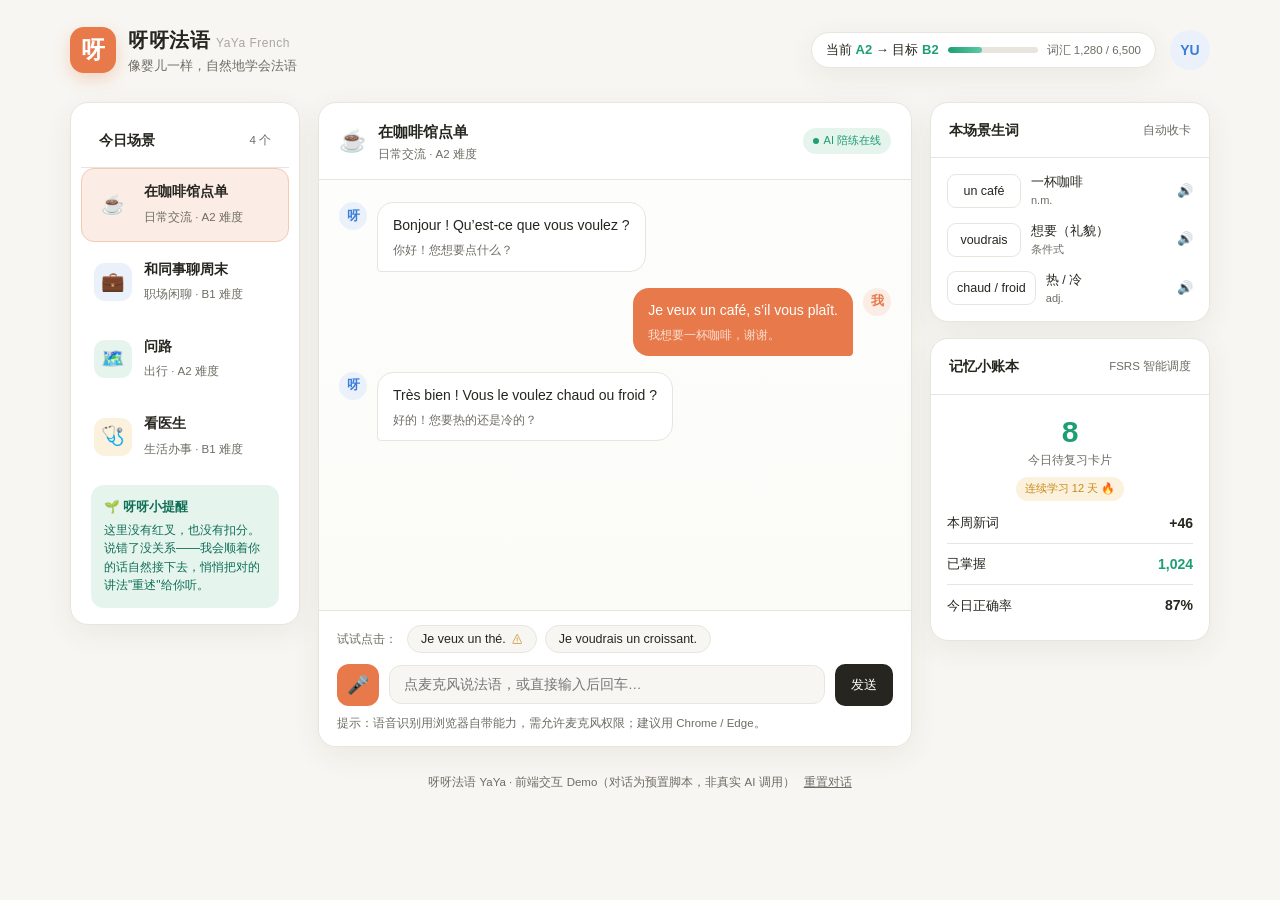
<file: demo.html>
<!DOCTYPE html>
<html lang="zh-CN">
<head>
<meta charset="UTF-8">
<meta name="viewport" content="width=device-width, initial-scale=1.0">
<title>呀呀法语 YaYa — 像婴儿一样，自然地学会法语</title>
<style>
  :root{
    --bg:#F7F6F2; --surface:#FFFFFF; --ink:#26251F; --muted:#6E6C64;
    --line:#E7E5DE; --brand:#E8794A; --brand-soft:#FBEDE5;
    --teal:#1D9E75; --teal-soft:#E6F4EE; --blue:#3B7DD8; --blue-soft:#EAF1FB;
    --amber:#C98A16; --amber-soft:#FBF1DC; --shadow:0 8px 30px rgba(60,50,30,.07);
  }
  *{box-sizing:border-box;margin:0;padding:0}
  body{font-family:-apple-system,BlinkMacSystemFont,"Segoe UI","PingFang SC","Microsoft YaHei",sans-serif;
    background:var(--bg);color:var(--ink);line-height:1.6;-webkit-font-smoothing:antialiased}
  .wrap{max-width:1180px;margin:0 auto;padding:24px 20px 60px}

  /* top bar */
  .top{display:flex;align-items:center;justify-content:space-between;gap:20px;margin-bottom:26px;flex-wrap:wrap}
  .brand{display:flex;align-items:center;gap:12px}
  .logo{width:46px;height:46px;border-radius:14px;background:var(--brand);display:flex;align-items:center;
    justify-content:center;color:#fff;font-size:24px;font-weight:700;box-shadow:0 6px 16px rgba(232,121,74,.28)}
  .brand h1{font-size:20px;font-weight:700;letter-spacing:.5px}
  .brand p{font-size:12.5px;color:var(--muted)}
  .top-right{display:flex;align-items:center;gap:14px}
  .level-pill{display:flex;align-items:center;gap:9px;background:var(--surface);border:1px solid var(--line);
    border-radius:999px;padding:7px 14px;font-size:13px;box-shadow:var(--shadow)}
  .level-pill b{color:var(--teal);font-weight:700}
  .bar{width:90px;height:6px;background:var(--line);border-radius:99px;overflow:hidden}
  .bar i{display:block;height:100%;width:38%;background:linear-gradient(90deg,var(--teal),#5DCAA5);border-radius:99px}
  .avatar{width:40px;height:40px;border-radius:50%;background:var(--blue-soft);color:var(--blue);
    display:flex;align-items:center;justify-content:center;font-weight:700;font-size:14px}

  /* layout */
  .grid{display:grid;grid-template-columns:230px 1fr 280px;gap:18px;align-items:start}
  @media(max-width:980px){.grid{grid-template-columns:1fr}.side{order:2}.chat-card{order:1}}

  .card{background:var(--surface);border:1px solid var(--line);border-radius:18px;box-shadow:var(--shadow)}
  .card-h{padding:16px 18px;border-bottom:1px solid var(--line);display:flex;align-items:center;justify-content:space-between}
  .card-h h2{font-size:14px;font-weight:700}
  .card-h span{font-size:11.5px;color:var(--muted)}

  /* scenario list */
  .side{padding:10px}
  .scn{display:flex;align-items:center;gap:12px;padding:12px;border-radius:13px;cursor:pointer;
    transition:.15s;border:1.5px solid transparent;margin-bottom:4px}
  .scn:hover{background:var(--bg)}
  .scn.on{background:var(--brand-soft);border-color:#F3C9B4}
  .scn .ico{width:38px;height:38px;border-radius:11px;display:flex;align-items:center;justify-content:center;font-size:19px;flex-shrink:0}
  .scn .meta b{display:block;font-size:13.5px;font-weight:600}
  .scn .meta small{color:var(--muted);font-size:11.5px}
  .tip{margin:12px 10px 6px;padding:13px;border-radius:13px;background:var(--teal-soft);font-size:12px;color:#0F6E56;line-height:1.55}
  .tip b{display:block;margin-bottom:3px;font-size:12.5px}

  /* chat */
  .chat-card{overflow:hidden}
  .chat-h{padding:16px 20px;border-bottom:1px solid var(--line);display:flex;align-items:center;gap:12px}
  .chat-h .flag{font-size:22px}
  .chat-h b{font-size:14.5px}
  .chat-h p{font-size:11.5px;color:var(--muted)}
  .chat-h .live{margin-left:auto;font-size:11px;color:var(--teal);background:var(--teal-soft);
    padding:4px 10px;border-radius:99px;display:flex;align-items:center;gap:5px}
  .dot{width:6px;height:6px;border-radius:50%;background:var(--teal)}

  .chat{padding:22px 20px;min-height:430px;display:flex;flex-direction:column;gap:16px;
    background:linear-gradient(180deg,#FDFDFB,#FBFBF8)}
  .row{display:flex;gap:10px;max-width:88%}
  .row.me{margin-left:auto;flex-direction:row-reverse}
  .bubble{padding:11px 15px;border-radius:16px;font-size:14px;position:relative}
  .row.bot .bubble{background:var(--surface);border:1px solid var(--line);border-bottom-left-radius:4px}
  .row.me .bubble{background:var(--brand);color:#fff;border-bottom-right-radius:4px}
  .who{width:28px;height:28px;border-radius:50%;flex-shrink:0;display:flex;align-items:center;justify-content:center;
    font-size:13px;font-weight:700}
  .row.bot .who{background:var(--blue-soft);color:var(--blue)}
  .row.me .who{background:var(--brand-soft);color:var(--brand)}
  .cn{display:block;font-size:11.5px;color:var(--muted);margin-top:5px}
  .row.me .cn{color:#FBE0D3}

  /* recast bubble */
  .recast{margin-left:38px;max-width:78%;animation:pop .35s ease both}
  @keyframes pop{from{opacity:0;transform:translateY(8px)}to{opacity:1;transform:none}}
  .recast-card{background:var(--teal-soft);border:1px solid #BFE6D6;border-radius:14px;padding:12px 15px}
  .recast-card .tag{font-size:11px;color:var(--teal);font-weight:700;display:flex;align-items:center;gap:5px;margin-bottom:5px}
  .recast-card .say{font-size:14.5px;color:#0F6E56}
  .recast-card .say em{font-style:normal;font-weight:700;text-decoration:underline;text-decoration-color:#7CD3B2;text-underline-offset:3px}
  .recast-card .why{font-size:12px;color:var(--muted);margin-top:7px;padding-top:7px;border-top:1px dashed #BFE6D6}
  .recast-card .why b{color:var(--amber)}

  /* composer */
  .composer{border-top:1px solid var(--line);padding:14px 18px;background:#fff}
  .try-row{display:flex;gap:8px;flex-wrap:wrap;margin-bottom:11px;align-items:center}
  .try-row small{color:var(--muted);font-size:11.5px;margin-right:2px}
  .chip{border:1px solid var(--line);background:var(--bg);border-radius:99px;padding:6px 13px;font-size:12.5px;
    cursor:pointer;transition:.15s;color:var(--ink)}
  .chip:hover{border-color:var(--brand);color:var(--brand);background:var(--brand-soft)}
  .chip.bad::after{content:"⚠";margin-left:6px;color:var(--amber);font-size:11px}
  .input-line{display:flex;gap:10px;align-items:center}
  .mic{width:42px;height:42px;border-radius:12px;background:var(--brand);color:#fff;border:none;cursor:pointer;
    font-size:18px;display:flex;align-items:center;justify-content:center;flex-shrink:0}
  .mic.rec{background:#D85A30;animation:pulse 1.1s infinite}
  @keyframes pulse{0%{box-shadow:0 0 0 0 rgba(232,121,74,.5)}70%{box-shadow:0 0 0 12px rgba(232,121,74,0)}100%{box-shadow:0 0 0 0 rgba(232,121,74,0)}}
  .fake-input{flex:1;border:1px solid var(--line);border-radius:12px;padding:11px 14px;font-size:13.5px;color:var(--ink);
    background:var(--bg);outline:none;font-family:inherit;min-width:0}
  .fake-input:focus{border-color:var(--brand);background:#fff}
  .send-btn{border:none;background:var(--ink);color:#fff;border-radius:10px;padding:0 16px;height:42px;
    font-size:13px;cursor:pointer;flex-shrink:0}
  .send-btn:hover{background:#000}
  #micStatus{font-size:11.5px;color:var(--muted);margin-top:8px;min-height:16px}

  /* right panel */
  .panel{margin-bottom:16px}
  .panel .body{padding:14px 16px}
  .vocab{display:flex;flex-direction:column;gap:11px}
  .v{display:flex;align-items:center;gap:10px}
  .v .w{border:1px solid var(--line);border-radius:9px;padding:6px 9px;font-size:12.5px;min-width:74px;text-align:center}
  .v .mean{font-size:12.5px;color:var(--ink)}
  .v .mean small{display:block;color:var(--muted);font-size:11px}
  .v .spk{margin-left:auto;color:var(--blue);cursor:pointer;font-size:13px}
  .stat{display:flex;justify-content:space-between;align-items:center;padding:9px 0;border-bottom:1px solid var(--line);font-size:12.5px}
  .stat:last-child{border:none}
  .stat b{font-size:14px}
  .stat .up{color:var(--teal)}
  .ring{text-align:center;padding:8px 0 2px}
  .ring .num{font-size:30px;font-weight:700;color:var(--teal);line-height:1}
  .ring .lab{font-size:11.5px;color:var(--muted);margin-top:4px}
  .badge{display:inline-block;background:var(--amber-soft);color:var(--amber);font-size:11px;padding:3px 9px;border-radius:99px;margin-top:8px}

  .foot{text-align:center;color:var(--muted);font-size:11.5px;margin-top:26px}
  .reset{background:none;border:none;color:var(--muted);font-size:11.5px;cursor:pointer;text-decoration:underline;margin-left:6px}
</style>
</head>
<body>
<div class="wrap">

  <div class="top">
    <div class="brand">
      <div class="logo">呀</div>
      <div>
        <h1>呀呀法语 <span style="font-size:12px;color:#A9A69E;font-weight:400">YaYa French</span></h1>
        <p>像婴儿一样，自然地学会法语</p>
      </div>
    </div>
    <div class="top-right">
      <div class="level-pill">
        <span>当前 <b>A2</b> → 目标 <b>B2</b></span>
        <div class="bar"><i></i></div>
        <span style="color:var(--muted);font-size:11.5px">词汇 1,280 / 6,500</span>
      </div>
      <div class="avatar">YU</div>
    </div>
  </div>

  <div class="grid">

    <!-- left -->
    <aside class="card side">
      <div class="card-h"><h2>今日场景</h2><span>4 个</span></div>
      <div id="scenarios"></div>
      <div class="tip">
        <b>🌱 呀呀小提醒</b>
        这里没有红叉，也没有扣分。说错了没关系——我会顺着你的话自然接下去，悄悄把对的讲法"重述"给你听。
      </div>
    </aside>

    <!-- center -->
    <main class="card chat-card">
      <div class="chat-h">
        <span class="flag" id="scnFlag">☕</span>
        <div><b id="scnTitle">在咖啡馆点单</b><p id="scnDesc">日常交流 · A2 难度</p></div>
        <div class="live"><span class="dot"></span>AI 陪练在线</div>
      </div>

      <div class="chat" id="chat"></div>

      <div class="composer">
        <div class="try-row" id="tryRow">
          <small>试试点击：</small>
        </div>
        <div class="input-line">
          <button class="mic" id="micBtn" title="点击说话（浏览器语音识别）" onclick="toggleMic()">🎤</button>
          <input id="userInput" class="fake-input" placeholder="点麦克风说法语，或直接输入后回车…"
                 onkeydown="if(event.key==='Enter')sendTyped()">
          <button class="send-btn" onclick="sendTyped()">发送</button>
        </div>
        <div id="micStatus">提示：语音识别用浏览器自带能力，需允许麦克风权限；建议用 Chrome / Edge。</div>
      </div>
    </main>

    <!-- right -->
    <aside>
      <div class="card panel">
        <div class="card-h"><h2>本场景生词</h2><span>自动收卡</span></div>
        <div class="body"><div class="vocab" id="vocab"></div></div>
      </div>
      <div class="card panel">
        <div class="card-h"><h2>记忆小账本</h2><span>FSRS 智能调度</span></div>
        <div class="body">
          <div class="ring"><div class="num">8</div><div class="lab">今日待复习卡片</div>
            <span class="badge">连续学习 12 天 🔥</span></div>
          <div class="stat"><span>本周新词</span><b>+46</b></div>
          <div class="stat"><span>已掌握</span><b class="up">1,024</b></div>
          <div class="stat"><span>今日正确率</span><b>87%</b></div>
        </div>
      </div>
    </aside>

  </div>

  <div class="foot">
    呀呀法语 YaYa · 前端交互 Demo（对话为预置脚本，非真实 AI 调用）
    <button class="reset" onclick="resetChat()">重置对话</button>
  </div>
</div>

<script>
const SCENARIOS = [
  {
    id:'cafe', flag:'☕', title:'在咖啡馆点单', desc:'日常交流 · A2 难度',
    color:'#FBEDE5',
    start:[
      {role:'bot', fr:'Bonjour ! Qu’est-ce que vous voulez ?', cn:'你好！您想要点什么？'},
      {role:'me', fr:'Je veux un café, s’il vous plaît.', cn:'我想要一杯咖啡，谢谢。'},
      {role:'bot', fr:'Très bien ! Vous le voulez chaud ou froid ?', cn:'好的！您要热的还是冷的？'}
    ],
    tries:[
      {text:'Je veux un thé.', bad:true, recast:{fixed:'Je <em>voudrais</em> un thé.', why:'想礼貌点单，法国人更常说 <b>voudrais</b>（条件式），比 veux 更自然——不过你这样说也完全能懂！'}},
      {text:'Je voudrais un croissant.', bad:false, reply:{fr:'Un croissant ! Bien sûr. Vous en voulez un autre ?', cn:'一个可颂！当然。您还要再来一个吗？'}}
    ],
    vocab:[['un café','一杯咖啡','n.m.'],['voudrais','想要（礼貌）','条件式'],['chaud / froid','热 / 冷','adj.']]
  },
  {
    id:'office', flag:'💼', title:'和同事聊周末', desc:'职场闲聊 · B1 难度',
    color:'#EAF1FB',
    start:[
      {role:'bot', fr:'Salut ! Tu as fait quelque chose de sympa ce week-end ?', cn:'嗨！这周末做了什么好玩的事吗？'},
      {role:'me', fr:'Oui, je suis allé au cinéma.', cn:'是的，我去了电影院。'},
      {role:'bot', fr:'Ah, cools ! Quel film as-tu vu ?', cn:'哦不错！看了什么电影？'}
    ],
    tries:[
      {text:'Je suis aller au musée.', bad:true, recast:{fixed:'Ah, tu es <em>allé</em> au musée ! Et alors ?', why:'复合过去时里，être 后面要用过去分词 <b>allé</b>，不是 aller。别担心，我说清楚了吧？接着聊～'}},
      {text:'J’ai vu un film français.', bad:false, reply:{fr:'Vraiment ? Lequel ? Je adore les films français !', cn:'真的吗？哪一部？我超爱法国电影！'}}
    ],
    vocab:[['allé','去了','过去分词'],['le week-end','周末','n.m.'],['un film','电影','n.m.']]
  },
  {
    id:'street', flag:'🗺️', title:'问路', desc:'出行 · A2 难度',
    color:'#E6F4EE',
    start:[
      {role:'me', fr:'Excusez-moi, où est la gare, s’il vous plaît ?', cn:'打扰一下，请问火车站在哪里？'},
      {role:'bot', fr:'La gare ? C’est à cinq minutes d’ici, tout droit.', cn:'火车站？离这五分钟，一直往前走。'},
      {role:'me', fr:'Merci beaucoup !', cn:'非常感谢！'}
    ],
    tries:[
      {text:'Où est le gare ?', bad:true, recast:{fixed:'Où est <em>la</em> gare ?', why:'gare 是阴性名词，要用 <b>la</b> 不是 le。记住 la gare（火车站）就好啦！'}},
      {text:'C’est loin d’ici ?', bad:false, reply:{fr:'Non, pas du tout ! Tu peux y aller à pied.', cn:'不，一点都不远！你可以走路去。'}}
    ],
    vocab:[['la gare','火车站','n.f.'],['tout droit','一直走','adv.'],['à pied','步行','loc.']]
  },
  {
    id:'doctor', flag:'🩺', title:'看医生', desc:'生活办事 · B1 难度',
    color:'#FBF1DC',
    start:[
      {role:'bot', fr:'Bonjour, qu’est-ce qui ne va pas ?', cn:'你好，哪里不舒服？'},
      {role:'me', fr:'J’ai mal à la tête depuis hier.', cn:'我从昨天起就头疼。'},
      {role:'bot', fr:'D’accord. Vous avez de la fièvre ?', cn:'好的。您发烧吗？'}
    ],
    tries:[
      {text:'J’ai mal au tête.', bad:true, recast:{fixed:'J’ai mal <em>à la</em> tête.', why:'「身体部位疼」用 à + 定冠词：tête 是阴性，所以是 <b>à la tête</b>。这个搭配记住就能用了！'}},
      {text:'Non, je n’ai pas de fièvre.', bad:false, reply:{fr:'Bien. Je vais vous donner quelque chose pour la douleur.', cn:'好的。我给您开点止痛的。'}}
    ],
    vocab:[['avoir mal à','……疼','loc.'],['la fièvre','发烧','n.f.'],['la douleur','疼痛','n.f.']]
  }
];

let current = 0;
let chatLog = [];

function renderScenarios(){
  const el = document.getElementById('scenarios');
  el.innerHTML = SCENARIOS.map((s,i)=>`
    <div class="scn ${i===current?'on':''}" onclick="switchScn(${i})">
      <div class="ico" style="background:${s.color}">${s.flag}</div>
      <div class="meta"><b>${s.title}</b><small>${s.desc}</small></div>
    </div>`).join('');
}

function bubble(msg){
  const who = msg.role==='bot' ? '呀' : '我';
  return `<div class="row ${msg.role==='bot'?'bot':'me'}">
    <div class="who">${who}</div>
    <div class="bubble">${msg.fr}<span class="cn">${msg.cn}</span></div>
  </div>`;
}

function renderChat(){
  document.getElementById('chat').innerHTML = chatLog.join('');
  const c = document.getElementById('chat');
  c.scrollTop = c.scrollHeight;
}

function switchScn(i){
  current = i;
  const s = SCENARIOS[i];
  document.getElementById('scnFlag').textContent = s.flag;
  document.getElementById('scnTitle').textContent = s.title;
  document.getElementById('scnDesc').textContent = s.desc;
  renderScenarios();
  renderVocab();
  resetChat();
}

function renderVocab(){
  document.getElementById('vocab').innerHTML = SCENARIOS[current].vocab.map(v=>`
    <div class="v">
      <div class="w">${v[0]}</div>
      <div class="mean">${v[1]}<small>${v[2]}</small></div>
      <span class="spk">🔊</span>
    </div>`).join('');
}

function renderTries(){
  const s = SCENARIOS[current];
  document.getElementById('tryRow').innerHTML =
    `<small>试试点击：</small>` +
    s.tries.map((t,i)=>`<button class="chip ${t.bad?'bad':''}" onclick="tryIt(${i})">${t.text}</button>`).join('');
}

function tryIt(i){
  const t = SCENARIOS[current].tries[i];
  chatLog.push(bubble({role:'me', fr:t.text, cn:'（你点击发送）'}));
  if(t.bad){
    chatLog.push(`<div class="recast">
      <div class="recast-card">
        <div class="tag">🌱 呀呀的自然重述</div>
        <div class="say">${t.recast.fixed}</div>
        <div class="why">${t.recast.why}</div>
      </div>
    </div>`);
  } else {
    chatLog.push(bubble({role:'bot', fr:t.reply.fr, cn:t.reply.cn}));
  }
  renderChat();
}

function resetChat(){
  chatLog = SCENARIOS[current].start.map(bubble);
  renderChat();
  renderTries();
}

/* ---------- 语音 + 手动输入 ---------- */
const SpeechRec = window.SpeechRecognition || window.webkitSpeechRecognition;
let recognizer = null, recording = false;

function setMicStatus(text){ document.getElementById('micStatus').textContent = text; }

function toggleMic(){
  if(!SpeechRec){
    setMicStatus('当前浏览器不支持语音识别，请用 Chrome / Edge，或直接在输入框打字。');
    return;
  }
  if(recording){ if(recognizer) recognizer.stop(); return; }

  recognizer = new SpeechRec();
  recognizer.lang = 'fr-FR';           // 识别法语
  recognizer.interimResults = false;
  recognizer.continuous = false;

  recognizer.onstart = ()=>{
    recording = true;
    document.getElementById('micBtn').classList.add('rec');
    setMicStatus('🎙 在听了，请说法语…（再点麦克风可结束）');
  };
  recognizer.onresult = (e)=>{
    const text = e.results[0][0].transcript.trim();
    if(text){
      document.getElementById('userInput').value = text;
      submitUserText(text);
    }
  };
  recognizer.onerror = (e)=>{
    let msg = '识别出错：' + e.error;
    if(e.error === 'not-allowed') msg = '麦克风权限被拒绝，请在浏览器地址栏允许麦克风。';
    else if(e.error === 'no-speech') msg = '没听到声音，再试一次。';
    setMicStatus(msg);
  };
  recognizer.onend = ()=>{
    recording = false;
    document.getElementById('micBtn').classList.remove('rec');
  };

  try{ recognizer.start(); }
  catch(err){ setMicStatus('无法启动语音识别：' + err.message); }
}

function sendTyped(){
  const input = document.getElementById('userInput');
  const text = input.value.trim();
  if(!text) return;
  input.value = '';
  submitUserText(text);
}

/* Demo 里没有真实 AI：用关键词匹配把输入映射到预置的"重述"或"接话" */
function submitUserText(text){
  const s = SCENARIOS[current];
  const lower = text.toLowerCase();
  let matched = null;

  const hit = s.tries.find(t => {
    const key = t.text.toLowerCase().replace(/[.,!?]/g,'');
    return lower.includes(key) || key.includes(lower.replace(/[.,!?]/g,''));
  });
  if(hit) matched = hit;

  chatLog.push(bubble({role:'me', fr:text, cn:'（你刚说的）'}));

  if(matched && matched.bad){
    chatLog.push(`<div class="recast"><div class="recast-card">
      <div class="tag">🌱 呀呀的自然重述</div>
      <div class="say">${matched.recast.fixed}</div>
      <div class="why">${matched.recast.why}</div>
    </div></div>`);
    setMicStatus('已根据你的话给出温和重述（Demo 为关键词匹配模拟）。');
  } else if(matched && matched.reply){
    chatLog.push(bubble({role:'bot', fr:matched.reply.fr, cn:matched.reply.cn}));
    setMicStatus('已接话（Demo 为关键词匹配模拟）。');
  } else {
    chatLog.push(bubble({role:'bot', fr:'Ah, je vois ! Raconte-moi encore un peu.', cn:'啊，我明白了！再多说一点吧。'}));
    setMicStatus('Demo 未匹配到预置句；正式版这里会由 AI 实时生成重述。');
  }
  renderChat();
}

renderScenarios();
renderVocab();
resetChat();
</script>
</body>
</html>
</file>
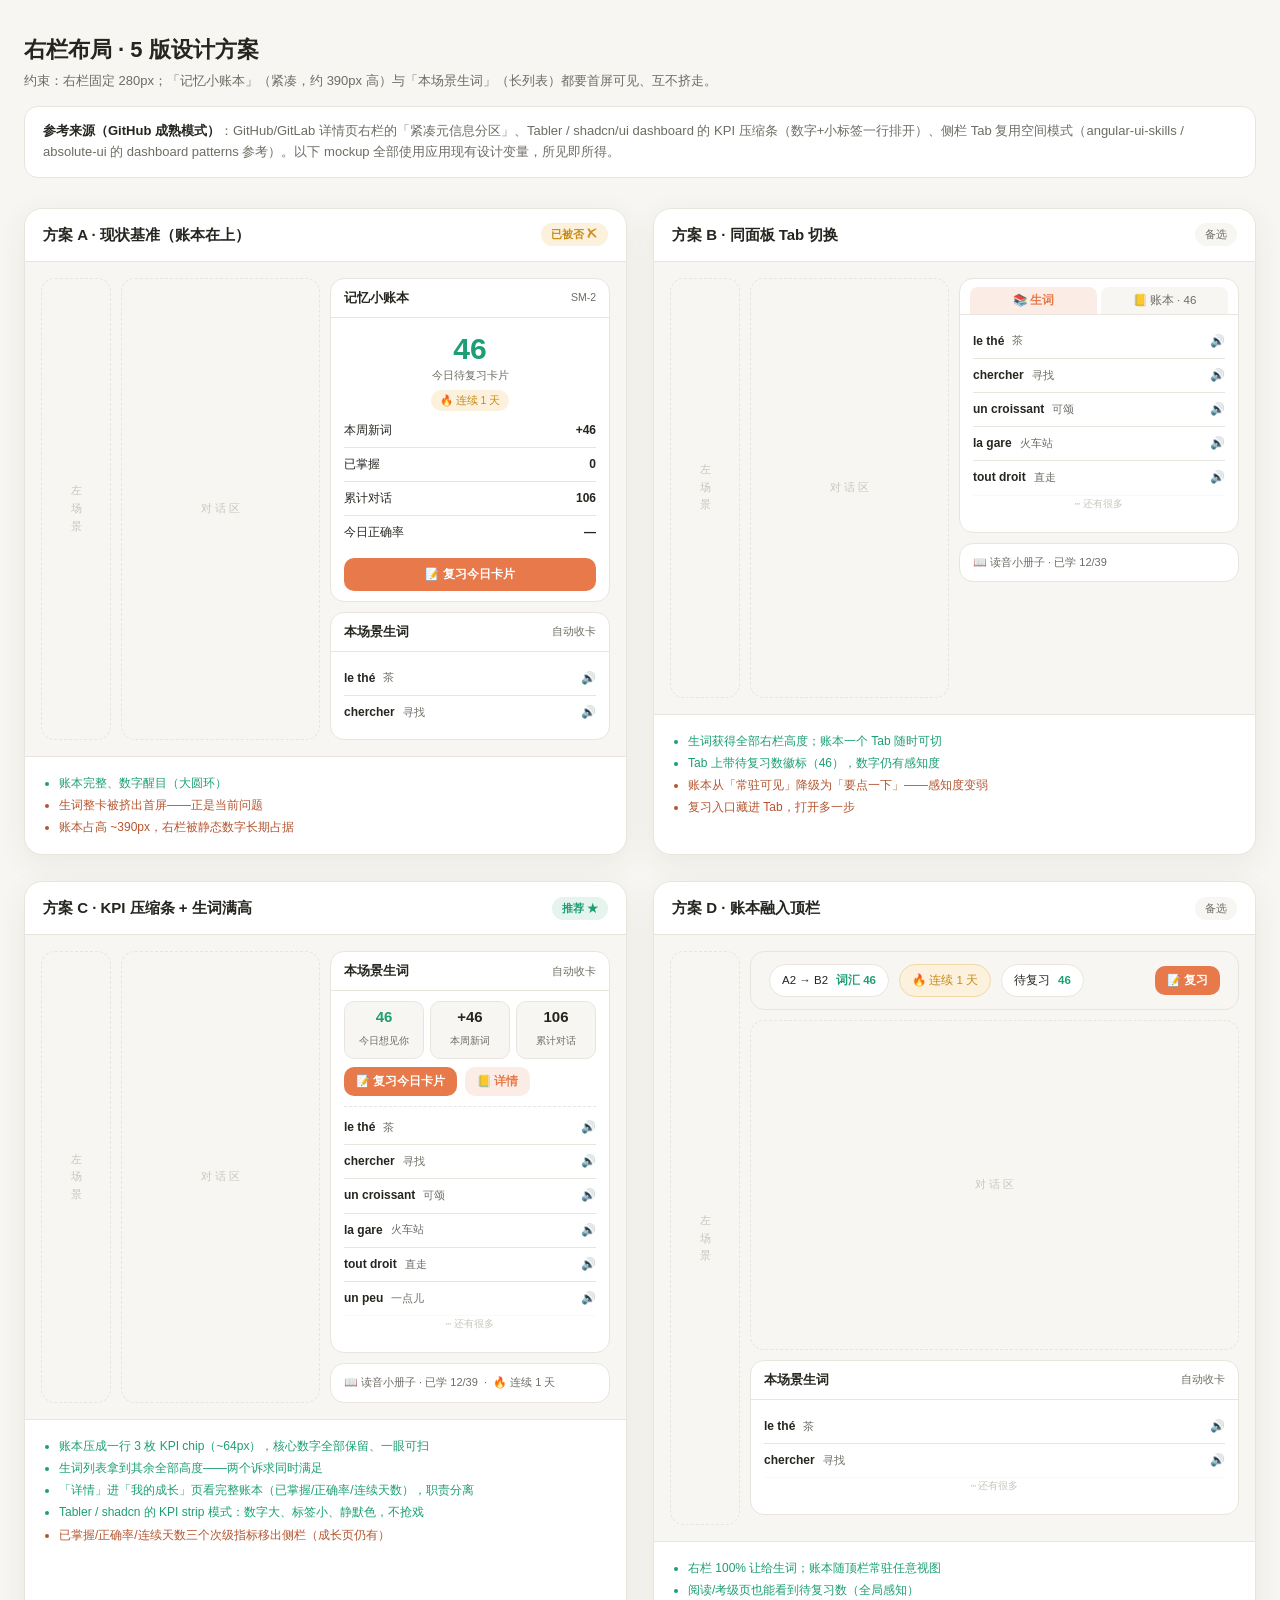
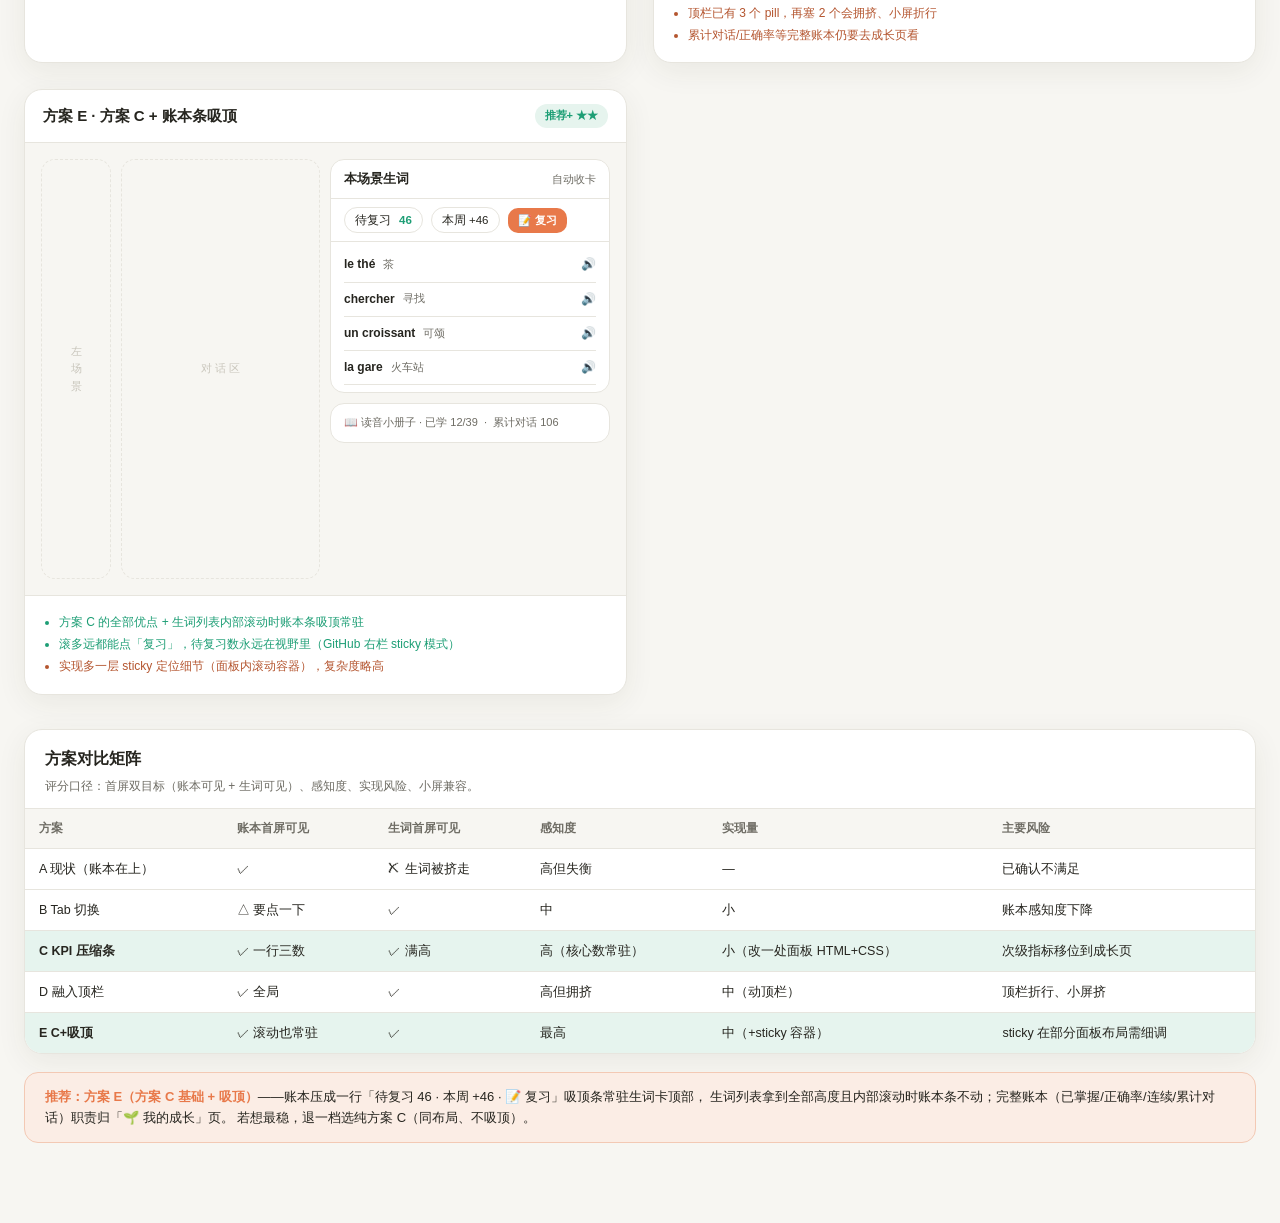
<file: docs/design/right-rail-layouts.html>
<!DOCTYPE html>
<html lang="zh-CN">
<head>
<meta charset="UTF-8">
<meta name="viewport" content="width=device-width, initial-scale=1.0">
<title>呀呀法语 · 右栏布局设计方案对比（TASK-0049）</title>
<style>
  :root{
    --bg:#F7F6F2; --surface:#FFFFFF; --ink:#26251F; --muted:#6E6C64;
    --line:#E7E5DE; --brand:#E8794A; --brand-soft:#FBEDE5;
    --teal:#1D9E75; --teal-soft:#E6F4EE; --blue:#3B7DD8; --blue-soft:#EAF1FB;
    --amber:#C98A16; --amber-soft:#FBF1DC;
    --shadow:0 8px 30px rgba(60,50,30,.07);
  }
  *{box-sizing:border-box;margin:0;padding:0}
  body{font-family:-apple-system,BlinkMacSystemFont,"Segoe UI","PingFang SC","Microsoft YaHei",sans-serif;
    background:var(--bg);color:var(--ink);line-height:1.6;padding:32px 24px 80px}
  .head{max-width:1280px;margin:0 auto 8px}
  .head h1{font-size:22px;margin-bottom:4px}
  .head p{font-size:13px;color:var(--muted)}
  .intro{max-width:1280px;margin:14px auto 30px;font-size:13px;color:var(--muted);
    background:var(--surface);border:1px solid var(--line);border-radius:14px;padding:14px 18px}
  .intro b{color:var(--ink)}

  .variants{max-width:1280px;margin:0 auto;display:grid;grid-template-columns:repeat(auto-fit,minmax(460px,1fr));gap:26px}
  .variant{background:var(--surface);border:1px solid var(--line);border-radius:18px;box-shadow:var(--shadow);overflow:hidden}
  .v-tag{display:flex;align-items:center;justify-content:space-between;padding:14px 18px;border-bottom:1px solid var(--line)}
  .v-tag h2{font-size:15px}
  .v-tag .rec{font-size:11px;padding:3px 10px;border-radius:99px;background:var(--teal-soft);color:var(--teal);font-weight:700}
  .v-tag .rec.gray{background:var(--bg);color:var(--muted);font-weight:400}
  .v-tag .rec.warn{background:var(--amber-soft);color:var(--amber);font-weight:700}

  /* 仿应用 mock：左对话暗示 + 右栏 280px */
  .stage{display:grid;grid-template-columns:70px 1fr 280px;gap:10px;padding:16px;background:var(--bg)}
  .ghost{border:1.5px dashed var(--line);border-radius:14px;display:flex;align-items:center;justify-content:center;
    color:#C9C6BC;font-size:11px;min-height:420px}
  .ghost.tall{grid-row:span 2}
  .rail{display:flex;flex-direction:column;gap:10px}
  .panel{background:var(--surface);border:1px solid var(--line);border-radius:14px;overflow:hidden}
  .panel-h{padding:9px 13px;font-size:12.5px;font-weight:700;border-bottom:1px solid var(--line);
    display:flex;justify-content:space-between;align-items:center}
  .panel-h small{color:var(--muted);font-weight:400;font-size:10.5px}
  .panel-b{padding:10px 13px}

  /* 账本元素 */
  .ring{text-align:center;padding:6px 0 2px}
  .ring .num{font-size:30px;font-weight:700;color:var(--teal);line-height:1}
  .ring .lab{font-size:11px;color:var(--muted);margin-top:3px}
  .stat{display:flex;justify-content:space-between;padding:7px 0;border-bottom:1px solid var(--line);font-size:12px}
  .stat:last-of-type{border-bottom:none}
  .stat b{font-weight:700}
  .review-entry{width:100%;margin-top:8px;background:var(--brand);color:#fff;border:none;border-radius:10px;
    padding:8px 0;font-size:12px;font-weight:600;cursor:pointer}
  .streak{font-size:10.5px;color:var(--amber);background:var(--amber-soft);border-radius:99px;padding:2px 9px;display:inline-block;margin-top:6px}

  /* KPI 压缩条（方案 C/E） */
  .strip{display:flex;gap:6px;flex-wrap:wrap}
  .chip{flex:1;min-width:56px;background:var(--bg);border:1px solid var(--line);border-radius:10px;
    padding:6px 4px;text-align:center}
  .chip b{display:block;font-size:15px;line-height:1.2;color:var(--ink)}
  .chip.due b{color:var(--teal)}
  .chip span{font-size:9.5px;color:var(--muted)}
  .strip-row{display:flex;align-items:center;gap:8px}
  .mini-btn{background:var(--brand);color:#fff;border:none;border-radius:10px;padding:7px 12px;
    font-size:11.5px;font-weight:600;white-space:nowrap;cursor:pointer}
  .ghost-btn{background:var(--brand-soft);color:var(--brand)}

  /* 生词卡 */
  .v-item{display:flex;align-items:center;gap:8px;padding:7px 0;border-bottom:1px solid var(--line);font-size:12px}
  .v-item:last-child{border-bottom:none}
  .v-item .w{font-weight:700}
  .v-item .m{color:var(--muted);font-size:11px;flex:1;overflow:hidden;text-overflow:ellipsis;white-space:nowrap}
  .v-item .s{color:var(--blue);font-size:12px}
  .fade{height:34px;background:linear-gradient(var(--surface),transparent);margin-top:-8px;position:relative}
  .fade::after{content:'⋯ 还有很多';display:block;text-align:center;font-size:10px;color:#C9C6BC;position:relative;top:8px}

  /* Tab 模式（方案 B） */
  .tabbar{display:flex;gap:4px;padding:8px 10px 0}
  .tabbar button{flex:1;border:none;background:var(--bg);border-radius:8px 8px 0 0;font-size:11.5px;
    padding:6px 0;color:var(--muted);cursor:pointer}
  .tabbar button.on{background:var(--brand-soft);color:var(--brand);font-weight:700}

  /* 吸顶条（方案 E） */
  .sticky-demo{position:relative}
  .sticky-bar{position:sticky;top:0;background:var(--surface);border-bottom:1px solid var(--line);
    padding:8px 13px;z-index:2}
  .scroller{max-height:150px;overflow-y:auto}

  /* 顶栏融合（方案 D） */
  .topline{display:flex;align-items:center;gap:10px;padding:12px 18px;border-bottom:1px dashed var(--line)}
  .pill{display:flex;align-items:center;gap:8px;background:var(--surface);border:1px solid var(--line);
    border-radius:999px;padding:6px 12px;font-size:11.5px}
  .pill b{color:var(--teal)}
  .pill.amber{color:var(--amber);background:var(--amber-soft);border-color:#EFD9A8}

  .v-notes{padding:14px 18px;border-top:1px solid var(--line);font-size:12px}
  .v-notes .good{color:var(--teal)}
  .v-notes .bad{color:#B4552F}
  .v-notes li{margin:3px 0 3px 16px}

  /* 对比表 */
  .cmp{max-width:1280px;margin:34px auto 0;background:var(--surface);border:1px solid var(--line);
    border-radius:18px;box-shadow:var(--shadow);overflow:hidden}
  .cmp h2{font-size:16px;padding:16px 20px 6px}
  .cmp p.src{padding:0 20px 12px;font-size:12px;color:var(--muted)}
  table{width:100%;border-collapse:collapse;font-size:12.5px}
  th,td{padding:10px 14px;border-top:1px solid var(--line);text-align:left;vertical-align:top}
  th{background:var(--bg);font-size:11.5px;color:var(--muted);font-weight:600}
  td .yes{color:var(--teal);font-weight:700}
  td .no{color:#B4552F}
  tr.rec-row td{background:var(--teal-soft)}
  .final{max-width:1280px;margin:18px auto 0;background:var(--brand-soft);border:1px solid #F3C9B4;
    border-radius:14px;padding:14px 20px;font-size:13px}
  .final b{color:var(--brand)}
</style>
</head>
<body>

<div class="head">
  <h1>右栏布局 · 5 版设计方案</h1>
  <p>约束：右栏固定 280px；「记忆小账本」（紧凑，约 390px 高）与「本场景生词」（长列表）都要首屏可见、互不挤走。</p>
</div>
<div class="intro">
  <b>参考来源（GitHub 成熟模式）</b>：GitHub/GitLab 详情页右栏的「紧凑元信息分区」、Tabler / shadcn/ui dashboard 的 KPI 压缩条（数字+小标签一行排开）、侧栏 Tab 复用空间模式（angular-ui-skills / absolute-ui 的 dashboard patterns 参考）。以下 mockup 全部使用应用现有设计变量，所见即所得。
</div>

<div class="variants">

  <!-- 方案 A -->
  <div class="variant">
    <div class="v-tag"><h2>方案 A · 现状基准（账本在上）</h2><span class="rec warn">已被否 ✗</span></div>
    <div class="stage">
      <div class="ghost">左<br>场<br>景</div>
      <div class="ghost">对 话 区</div>
      <div class="rail">
        <div class="panel">
          <div class="panel-h">记忆小账本 <small>SM-2</small></div>
          <div class="panel-b">
            <div class="ring"><div class="num">46</div><div class="lab">今日待复习卡片</div><span class="streak">🔥 连续 1 天</span></div>
            <div class="stat"><span>本周新词</span><b>+46</b></div>
            <div class="stat"><span>已掌握</span><b>0</b></div>
            <div class="stat"><span>累计对话</span><b>106</b></div>
            <div class="stat"><span>今日正确率</span><b>—</b></div>
            <button class="review-entry">📝 复习今日卡片</button>
          </div>
        </div>
        <div class="panel" style="min-height:0">
          <div class="panel-h">本场景生词 <small>自动收卡</small></div>
          <div class="panel-b">
            <div class="v-item"><span class="w">le thé</span><span class="m">茶</span><span class="s">🔊</span></div>
            <div class="v-item"><span class="w">chercher</span><span class="m">寻找</span><span class="s">🔊</span></div>
          </div>
        </div>
      </div>
    </div>
    <div class="v-notes">
      <ul>
        <li class="good">账本完整、数字醒目（大圆环）</li>
        <li class="bad">生词整卡被挤出首屏——正是当前问题</li>
        <li class="bad">账本占高 ~390px，右栏被静态数字长期占据</li>
      </ul>
    </div>
  </div>

  <!-- 方案 B -->
  <div class="variant">
    <div class="v-tag"><h2>方案 B · 同面板 Tab 切换</h2><span class="rec gray">备选</span></div>
    <div class="stage">
      <div class="ghost">左<br>场<br>景</div>
      <div class="ghost">对 话 区</div>
      <div class="rail">
        <div class="panel">
          <div class="tabbar">
            <button class="on">📚 生词</button>
            <button>📒 账本 · 46</button>
          </div>
          <div class="panel-b" style="border-top:1px solid var(--line)">
            <div class="v-item"><span class="w">le thé</span><span class="m">茶</span><span class="s">🔊</span></div>
            <div class="v-item"><span class="w">chercher</span><span class="m">寻找</span><span class="s">🔊</span></div>
            <div class="v-item"><span class="w">un croissant</span><span class="m">可颂</span><span class="s">🔊</span></div>
            <div class="v-item"><span class="w">la gare</span><span class="m">火车站</span><span class="s">🔊</span></div>
            <div class="v-item"><span class="w">tout droit</span><span class="m">直走</span><span class="s">🔊</span></div>
            <div class="fade"></div>
          </div>
        </div>
        <div class="panel"><div class="panel-b" style="font-size:11px;color:var(--muted)">📖 读音小册子 · 已学 12/39</div></div>
      </div>
    </div>
    <div class="v-notes">
      <ul>
        <li class="good">生词获得全部右栏高度；账本一个 Tab 随时可切</li>
        <li class="good">Tab 上带待复习数徽标（46），数字仍有感知度</li>
        <li class="bad">账本从「常驻可见」降级为「要点一下」——感知度变弱</li>
        <li class="bad">复习入口藏进 Tab，打开多一步</li>
      </ul>
    </div>
  </div>

  <!-- 方案 C -->
  <div class="variant">
    <div class="v-tag"><h2>方案 C · KPI 压缩条 + 生词满高</h2><span class="rec">推荐 ★</span></div>
    <div class="stage">
      <div class="ghost">左<br>场<br>景</div>
      <div class="ghost">对 话 区</div>
      <div class="rail">
        <div class="panel">
          <div class="panel-h">本场景生词 <small>自动收卡</small></div>
          <div class="panel-b">
            <div class="strip">
              <div class="chip due"><b>46</b><span>今日想见你</span></div>
              <div class="chip"><b>+46</b><span>本周新词</span></div>
              <div class="chip"><b>106</b><span>累计对话</span></div>
            </div>
            <div class="strip-row" style="margin-top:8px">
              <button class="mini-btn">📝 复习今日卡片</button>
              <button class="mini-btn ghost-btn">📒 详情</button>
            </div>
            <div style="border-top:1px dashed var(--line);margin:10px 0 4px"></div>
            <div class="v-item"><span class="w">le thé</span><span class="m">茶</span><span class="s">🔊</span></div>
            <div class="v-item"><span class="w">chercher</span><span class="m">寻找</span><span class="s">🔊</span></div>
            <div class="v-item"><span class="w">un croissant</span><span class="m">可颂</span><span class="s">🔊</span></div>
            <div class="v-item"><span class="w">la gare</span><span class="m">火车站</span><span class="s">🔊</span></div>
            <div class="v-item"><span class="w">tout droit</span><span class="m">直走</span><span class="s">🔊</span></div>
            <div class="v-item"><span class="w">un peu</span><span class="m">一点儿</span><span class="s">🔊</span></div>
            <div class="fade"></div>
          </div>
        </div>
        <div class="panel"><div class="panel-b" style="font-size:11px;color:var(--muted)">📖 读音小册子 · 已学 12/39 &nbsp;·&nbsp; 🔥 连续 1 天</div></div>
      </div>
    </div>
    <div class="v-notes">
      <ul>
        <li class="good">账本压成一行 3 枚 KPI chip（~64px），核心数字全部保留、一眼可扫</li>
        <li class="good">生词列表拿到其余全部高度——两个诉求同时满足</li>
        <li class="good">「详情」进「我的成长」页看完整账本（已掌握/正确率/连续天数），职责分离</li>
        <li class="good">Tabler / shadcn 的 KPI strip 模式：数字大、标签小、静默色，不抢戏</li>
        <li class="bad">已掌握/正确率/连续天数三个次级指标移出侧栏（成长页仍有）</li>
      </ul>
    </div>
  </div>

  <!-- 方案 D -->
  <div class="variant">
    <div class="v-tag"><h2>方案 D · 账本融入顶栏</h2><span class="rec gray">备选</span></div>
    <div class="stage" style="grid-template-columns:70px 1fr">
      <div class="ghost tall">左<br>场<br>景</div>
      <div class="rail" style="gap:10px">
        <div class="topline" style="border:1px solid var(--line);border-radius:14px">
          <span class="pill">A2 → B2 <b>词汇 46</b></span>
          <span class="pill amber">🔥 连续 1 天</span>
          <span class="pill">待复习 <b>46</b></span>
          <button class="mini-btn" style="margin-left:auto">📝 复习</button>
        </div>
        <div class="ghost" style="min-height:330px">对 话 区</div>
        <div class="panel">
          <div class="panel-h">本场景生词 <small>自动收卡</small></div>
          <div class="panel-b">
            <div class="v-item"><span class="w">le thé</span><span class="m">茶</span><span class="s">🔊</span></div>
            <div class="v-item"><span class="w">chercher</span><span class="m">寻找</span><span class="s">🔊</span></div>
            <div class="fade"></div>
          </div>
        </div>
      </div>
    </div>
    <div class="v-notes">
      <ul>
        <li class="good">右栏 100% 让给生词；账本随顶栏常驻任意视图</li>
        <li class="good">阅读/考级页也能看到待复习数（全局感知）</li>
        <li class="bad">顶栏已有 3 个 pill，再塞 2 个会拥挤、小屏折行</li>
        <li class="bad">累计对话/正确率等完整账本仍要去成长页看</li>
      </ul>
    </div>
  </div>

  <!-- 方案 E -->
  <div class="variant">
    <div class="v-tag"><h2>方案 E · 方案 C + 账本条吸顶</h2><span class="rec">推荐+ ★★</span></div>
    <div class="stage">
      <div class="ghost">左<br>场<br>景</div>
      <div class="ghost">对 话 区</div>
      <div class="rail">
        <div class="panel sticky-demo">
          <div class="panel-h">本场景生词 <small>自动收卡</small></div>
          <div class="sticky-bar">
            <div class="strip-row">
              <span class="pill" style="padding:3px 10px">待复习 <b>46</b></span>
              <span class="pill" style="padding:3px 10px">本周 +46</span>
              <button class="mini-btn" style="padding:5px 10px;font-size:11px">📝 复习</button>
            </div>
          </div>
          <div class="scroller">
            <div class="panel-b" style="padding-top:6px">
              <div class="v-item"><span class="w">le thé</span><span class="m">茶</span><span class="s">🔊</span></div>
              <div class="v-item"><span class="w">chercher</span><span class="m">寻找</span><span class="s">🔊</span></div>
              <div class="v-item"><span class="w">un croissant</span><span class="m">可颂</span><span class="s">🔊</span></div>
              <div class="v-item"><span class="w">la gare</span><span class="m">火车站</span><span class="s">🔊</span></div>
              <div class="v-item"><span class="w">tout droit</span><span class="m">直走</span><span class="s">🔊</span></div>
              <div class="v-item"><span class="w">un peu</span><span class="m">一点儿</span><span class="s">🔊</span></div>
              <div class="v-item"><span class="w">la boulangerie</span><span class="m">面包店</span><span class="s">🔊</span></div>
              <div class="v-item"><span class="w">vouloir</span><span class="m">想要</span><span class="s">🔊</span></div>
            </div>
          </div>
        </div>
        <div class="panel"><div class="panel-b" style="font-size:11px;color:var(--muted)">📖 读音小册子 · 已学 12/39 &nbsp;·&nbsp; 累计对话 106</div></div>
      </div>
    </div>
    <div class="v-notes">
      <ul>
        <li class="good">方案 C 的全部优点 + 生词列表内部滚动时账本条吸顶常驻</li>
        <li class="good">滚多远都能点「复习」，待复习数永远在视野里（GitHub 右栏 sticky 模式）</li>
        <li class="bad">实现多一层 sticky 定位细节（面板内滚动容器），复杂度略高</li>
      </ul>
    </div>
  </div>

</div>

<div class="cmp">
  <h2>方案对比矩阵</h2>
  <p class="src">评分口径：首屏双目标（账本可见 + 生词可见）、感知度、实现风险、小屏兼容。</p>
  <table>
    <tr><th>方案</th><th>账本首屏可见</th><th>生词首屏可见</th><th>感知度</th><th>实现量</th><th>主要风险</th></tr>
    <tr><td>A 现状（账本在上）</td><td class="yes">✓</td><td class="no">✗ 生词被挤走</td><td>高但失衡</td><td>—</td><td>已确认不满足</td></tr>
    <tr><td>B Tab 切换</td><td class="no">△ 要点一下</td><td class="yes">✓</td><td>中</td><td>小</td><td>账本感知度下降</td></tr>
    <tr class="rec-row"><td><b>C KPI 压缩条</b></td><td class="yes">✓ 一行三数</td><td class="yes">✓ 满高</td><td>高（核心数常驻）</td><td>小（改一处面板 HTML+CSS）</td><td>次级指标移位到成长页</td></tr>
    <tr><td>D 融入顶栏</td><td class="yes">✓ 全局</td><td class="yes">✓</td><td>高但拥挤</td><td>中（动顶栏）</td><td>顶栏折行、小屏挤</td></tr>
    <tr class="rec-row"><td><b>E C+吸顶</b></td><td class="yes">✓ 滚动也常驻</td><td class="yes">✓</td><td>最高</td><td>中（+sticky 容器）</td><td>sticky 在部分面板布局需细调</td></tr>
  </table>
</div>

<div class="final">
  <b>推荐：方案 E（方案 C 基础 + 吸顶）</b>——账本压成一行「待复习 46 · 本周 +46 · 📝 复习」吸顶条常驻生词卡顶部，
  生词列表拿到全部高度且内部滚动时账本条不动；完整账本（已掌握/正确率/连续/累计对话）职责归「🌱 我的成长」页。
  若想最稳，退一档选纯方案 C（同布局、不吸顶）。
</div>

</body>
</html>
</file>
